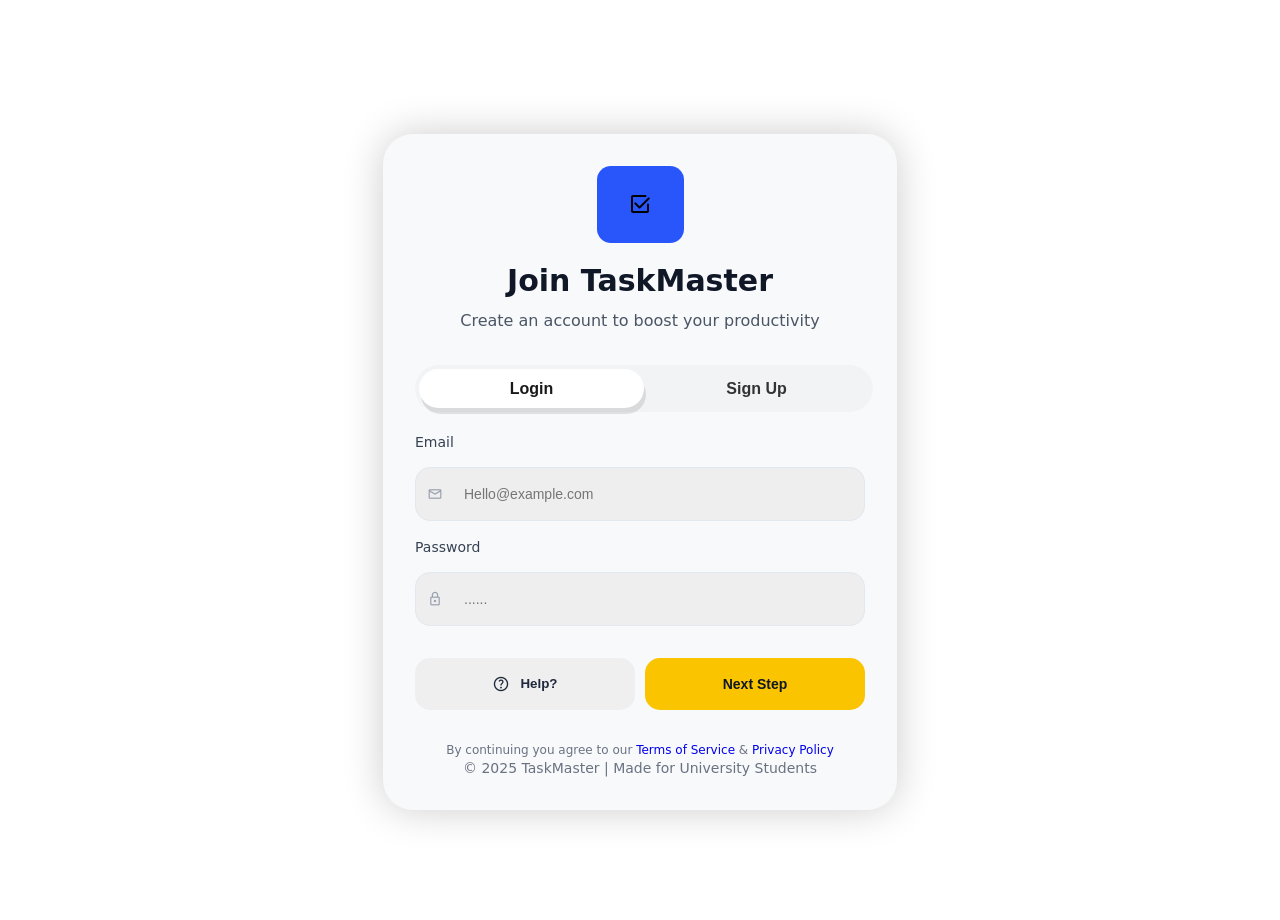
<file: index.html>
<!Doctype html>
<html lang="en">

<head>
    <meta charset="UTF-8">
    <meta name="viewport" content="width=device-width, initial-scale=1.0">
    <link rel="stylesheet" href="assets/css/global.css">
    <link rel="stylesheet"
        href="https://fonts.googleapis.com/css2?family=Material+Symbols+Rounded:opsz,wght,FILL,GRAD@20..48,100..700,0..1,-50..200&icon_" />
    <title>Completer App</title>
</head>

<body>
    <div class="container">
        <div class="icon-container">
            <div class="icon"><span class="material-symbols-rounded">select_check_box</span></div>
        </div>
        <h1 class="form__title">Join TaskMaster</h1>
        <p class="form__paragraph">Create an account to boost your productivity</p>
        <div class="form__inputbtn">
            <button id="loginBtn" class="tab active">Login</button>
            <button id="SignUpBtn" class="tab">Sign Up</button>
        </div>
        <form action="" id="login" class="form">
            <div class="form__message form__message--error"></div>
            <div class="form__input-group">
                <label for="form__input">Email</label>
                <span class="material-symbols-rounded">mail</span>
                <input type="email" class="form__input" id="login-email" placeholder="Hello@example.com"
                    autocomplete="email">
                <div class="form__input--error-message"></div>
            </div>
            <div class="form__input-group">
                <label for="form__input">Password</label>
                <span class="material-symbols-rounded">lock</span>
                <input type="password" placeholder="......" id="login-password" class="form__input"
                    autocomplete="current-password">
                <div class="form__input--error-message"></div>
            </div>
            <div class="form__button">
                <button class="form__button1"><span class="material-symbols-rounded">help</span>Help?</button>
                <button class="form__button2" type="submit">Next Step</button>
            </div>
        </form>



        <form action="" id="createAccount" class="form">
            <div class="form__input-group">
                <label for="form__input">Full Name*</label>
                <span class="material-symbols-rounded">person</span>
                <input type="text" class="form__input" id="input-name" placeholder="John Doe" required
                    autocomplete="given-name">
                <div class="form__input--error-message"></div>
            </div>
            <div class="form__input-group">
                <label for="form__input">Email</label>
                <span class="material-symbols-rounded">mail</span>
                <input type="email" class="form__input" id="input-email" placeholder="Hello@example.com" required
                    autocomplete="email">
                <div class="form__input--error-message"></div>
            </div>
            <div class="form__input-group">
                <label for="form__input">Password</label>
                <span class="material-symbols-rounded">lock</span>
                <input type="password" placeholder="......" class="form__input" id="input-password" required
                    minlength="6">
                <p>Password must be at least 6 characters long</p>
                <div class="form__input--error-message"></div>
            </div>
            <div class="form__button">
                <button class="form__button1"><span class="material-symbols-rounded">help</span>Help?</button>
                <button class="form__button2" type="submit">Next Step</button>
            </div>
        </form>
        <div class="form__text">
            <p class="text">By continuing you agree to our <a href="#" class="form__link">Terms of Service</a> &
                <a href="#" class="form__link">Privacy Policy</a>
            </p>
            <p>© 2025 TaskMaster | Made for University Students</p>
        </div>
    </div>




    <script src="assets/js/global.js"></script>
</body>

</html>
</Doctype>
</file>
<file: assets/css/global.css>
:root {
  --font-size: 16px;
  --background: #f8f9fa;
  --accent: #06b6d4;
  --accent-foreground: #fff;
  --destructive: #ef4444;
  --border: #e2e8f0;
}
body {
  margin: 0;
  height: 100vh;
  display: flex;
  align-items: center;
  justify-content: center;
  box-sizing: border-box;
  font-family: ui-sans-serif, system-ui, sans-serif, "Apple Color Emoji",
    "Segoe UI Emoji", "Segoe UI Symbol", "Noto Color Emoji";
  margin-top: 20px;
}

.container {
  width: 450px;
  margin: 1rem;
  padding: 2rem;
  box-shadow: 0 0 40px rgba(0, 0, 0, 0.2);
  border-radius: 30px;
  background: var(--background);
  margin-top: 20px;
}

.form--hidden {
  display: none;
}
label {
  font-size: 14px;
  font-weight: 500;
  line-height: 14px;
  color: oklch(0.373 0.034 259.733);
}

button {
  font-weight: 400;
  line-height: 20px;
  color: rgb(30, 41, 59);
}

input {
  font-size: 14px;
  font-weight: 400;
  line-height: 20px;
  color: rgb(30, 41, 59);
}

.form > *:first-child {
  margin-top: 0;
}

form > *:last-child {
  margin-bottom: 0;
}

.form__title {
  text-align: center;
  margin-bottom: 0;
  font-size: 30px;
  font-weight: 700;
  line-height: 36px;
  color: oklch(0.21 0.034 264.665);
}
.form__paragraph {
  text-align: center;
  margin-bottom: 2rem;
  margin-top: 10px;
  font-size: 16px;
  font-weight: 400;
  line-height: 24px;
  color: oklch(0.446 0.03 256.802);
}

.form__message {
  text-align: center;
  margin-bottom: 1rem;
}
.form__message--error {
  color: var(--destructive);
}
.form__message--success {
  color: var(--chart-5);
}

.form__inputbtn {
  margin-bottom: 1rem;
  display: flex;
  border-radius: 2rem;
  background-color: #f1f3f5;
  padding: 0.25rem;
  width: 100%;
  margin: auto;
  align-items: center;
  align-content: center;
  justify-content: center;
  margin-bottom: 20px;
}

.form__inputbtn button {
  padding: 0.6rem 1.5rem;
  border: none;
  background: transparent;
  border-radius: 2rem;
  cursor: pointer;
  color: #333;
  font-size: 1rem;
  font-weight: 600;
  transition: all 0.3s ease;
  width: 100%;
}
.form__inputbtn button.active {
  background-color: #fff;
  color: #1a1a1a;
  box-shadow: 0.125rem 0.375rem rgba(0, 0, 0, 0.1);
  font-weight: 600;
}

.form__input-group {
  position: relative;
  margin-bottom: 1rem;
}

.form__input {
  display: flex;
  margin-top: 1rem;
  padding: 1rem;
  padding-left: 3rem;
  width: 100%;
  border-radius: 15px;
  border: 1px solid var(--border);
  background: #eeeeee;
  outline: none;
  transition: background 0.2s, border-color 0.2s;
  box-sizing: border-box;
  
}

.form__input-group span {
  position: absolute;
  top: 42%;
  left: 12px;
  transform: translateY(50%);
  color: #888;
}

.form__input-group p {
  font-size: 12px;
  font-weight: 400;
  line-height: 16px;
  color: oklch(0.551 0.027 264.364);
}

.form__input-group .material-symbols-rounded {
  font-size: 16px;
  font-weight: 400;
  line-height: 24px;
  color: oklch(0.707 0.022 261.325);
  margin-right: 0.8rem;
  display: flex;
  align-items: center;
  justify-content: center;
}
.form__input:active {
  border-color: var(--chart-3);
  box-shadow: 1px var(--accent);
}

.form__input .form__input--error {
  border-color: var(--destructive);
}

.form__input--error-message {
  margin-top: 0.5rem;
  font-size: 0.85rem;
  color: var(--destructive);
}

.form__button {
  display: flex;
  margin-top: 2rem;
  gap: 10px;
  justify-content: space-between;
}

.form__button1 {
  width: 100%;
  padding: 1rem 2rem;
  font-weight: bold;
  border: none;
  border-radius: 15px;
  outline: none;
  cursor: pointer;
  display: flex;
  align-items: center;
  justify-content: center;
  gap: 10px;
}

.form__button .material-symbols-rounded {
  font-size: 18px;
}
.form__button2 {
  width: 100%;
  padding: 1rem 2rem;
  font-weight: bold;
  border: none;
  border-radius: 15px;
  outline: none;
  cursor: pointer;
  background-color: #fbc400;
  font-size: 14px;
  font-weight: 600;
  line-height: 20px;
  color: oklch(0.21 0.034 264.665);
}
.form__button1:hover {
  background-color: #ffffff;
}

.form__button2:hover {
  background-color: #a08937;
}

.form__text {
  text-align: center;
  font-size: 14px;
  font-weight: 400;
  line-height: 20px;
  color: oklch(0.551 0.027 264.364);
  margin-top: 2rem;
}
.form__text p {
  margin-top: 0;
  margin-bottom: 0;
}
.form__text .text {
  font-size: 12px;
  font-weight: 400;
  line-height: 16px;
  color: oklch(0.551 0.027 264.364);
  margin-bottom: 0;
}

.form__link {
  text-decoration: none;
  cursor: pointer;
}
.form__link:hover {
  text-decoration: underline;
}
.icon-container {
  display: flex;
  justify-content: center;
  align-items: center;
  text-align: center;
}

.icon {
  width: 87px;
  height: 77px;
  background-color: #2956fa;
  border-radius: 14px;
  display: flex;
  justify-content: center;
  align-items: center;
  text-align: center;
}
</file>
